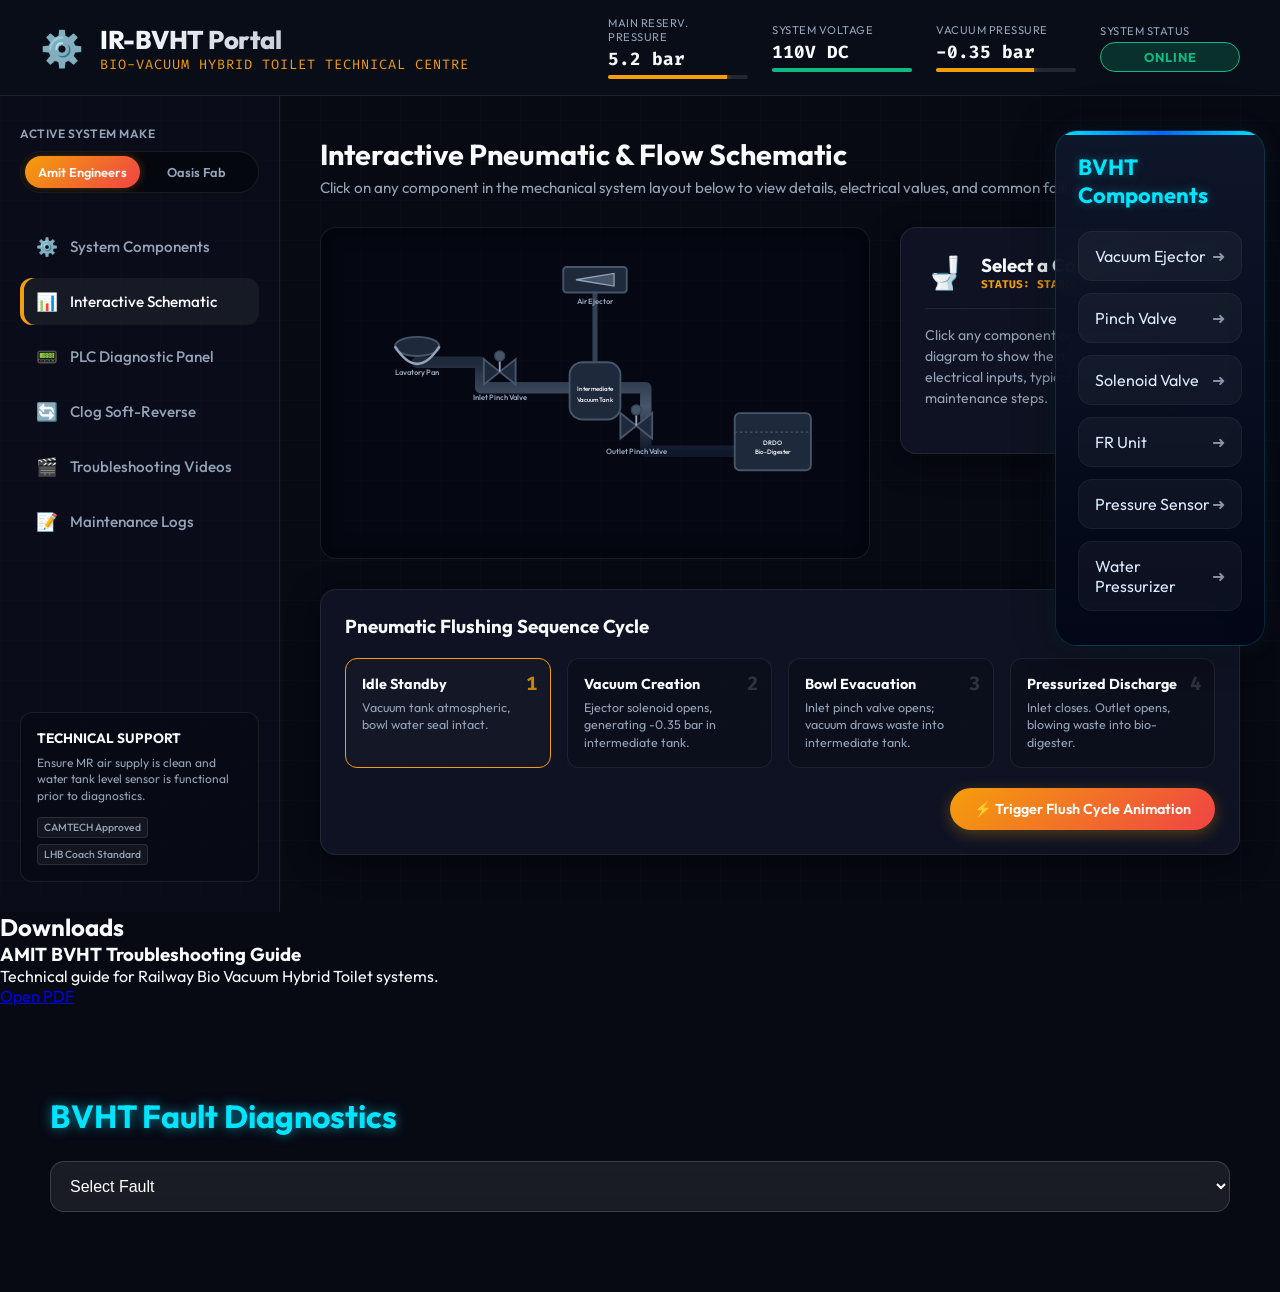
<file: index.html>
<!DOCTYPE html>
<html lang="en">
<head>
<meta name="viewport" content="width=device-width, initial-scale=1.0">
    
    
    <meta charset="UTF-8">
    <meta name="viewport" content="width=device-width, initial-scale=1.0">
    <title>Indian Railways BVHT Troubleshooting & Diagnostic Portal</title>
    <meta name="description" content="Technical portal for Amit Engineers and Oasis Fabrications Bio-Vacuum Hybrid Toilet (BVHT) systems in Indian Railways. Diagnostic codes, animated schematics, videos, and loggers.">
    <link rel="preconnect" href="https://fonts.googleapis.com">
    <link rel="preconnect" href="https://fonts.gstatic.com" crossorigin>
    <link href="https://fonts.googleapis.com/css2?family=Fira+Code:wght@400;500;700&family=Outfit:wght@300;400;500;600;700;800&display=swap" rel="stylesheet">
    <link rel="stylesheet" href="style.css">
</head>
<body class="theme-amit">
    <!-- Background grid effect -->
    <div class="grid-overlay"></div>

    <!-- Header Section -->
    <header class="main-header">
        <div class="header-logo">
            <span class="logo-icon">⚙️</span>
            <div>
                <h1>IR-BVHT Portal</h1>
                <p class="subtitle">Bio-Vacuum Hybrid Toilet Technical Centre</p>
            </div>
        </div>

        <!-- Real-time Dashboard Dials (Simulated) -->
        <div class="dashboard-stats">
            <div class="stat-dial">
                <span class="dial-label">Main Reserv. Pressure</span>
                <span class="dial-value" id="dial-mr-pressure">5.2 bar</span>
                <div class="dial-bar"><div class="dial-bar-fill" style="width: 85%;"></div></div>
            </div>
            <div class="stat-dial">
                <span class="dial-label">System Voltage</span>
                <span class="dial-value" id="dial-voltage">110V DC</span>
                <div class="dial-bar"><div class="dial-bar-fill success" style="width: 100%;"></div></div>
            </div>
            <div class="stat-dial">
                <span class="dial-label">Vacuum Pressure</span>
                <span class="dial-value" id="dial-vacuum">-0.35 bar</span>
                <div class="dial-bar"><div class="dial-bar-fill warning" style="width: 70%;"></div></div>
            </div>
            <div class="stat-dial">
                <span class="dial-label">System Status</span>
                <span class="status-indicator online" id="system-status-indicator">ONLINE</span>
            </div>
        </div>
    </header>

    <!-- Main Workspace -->
    <main class="app-container">
        
        <!-- Sidebar Navigation -->
        <aside class="sidebar-nav">
            <div class="manufacturer-toggle-container">
                <span class="toggle-label">Active System Make</span>
                <div class="toggle-switch">
                    <input type="radio" id="make-amit" name="system-make" value="amit" checked>
                    <label for="make-amit" class="toggle-btn toggle-amit">Amit Engineers</label>
                    <input type="radio" id="make-oasis" name="system-make" value="oasis">
                    <label for="make-oasis" class="toggle-btn toggle-oasis">Oasis Fab</label>
                    <span class="toggle-slider"></span>
                </div>
            </div>

            <nav class="nav-menu">
                <button class="nav-item" type="button" id="btn-system-components">
                    <span class="nav-icon">⚙️</span> System Components
                </button>
                <button class="nav-item active" id="btn-tab-schematic" data-tab="tab-schematic">
                    <span class="nav-icon">📊</span> Interactive Schematic
                </button>
                <button class="nav-item" id="btn-tab-diagnostic" data-tab="tab-diagnostic">
                    <span class="nav-icon">📟</span> PLC Diagnostic Panel
                </button>
                <button class="nav-item" id="btn-tab-softreverse" data-tab="tab-softreverse">
                    <span class="nav-icon">🔄</span> Clog Soft-Reverse
                </button>
                <button class="nav-item" id="btn-tab-videos" data-tab="tab-videos">
                    <span class="nav-icon">🎬</span> Troubleshooting Videos
                </button>
                <button class="nav-item" id="btn-tab-logger" data-tab="tab-logger">
                    <span class="nav-icon">📝</span> Maintenance Logs
                </button>
            </nav>

            <div class="sidebar-info">
                <h3>Technical Support</h3>
                <p>Ensure MR air supply is clean and water tank level sensor is functional prior to diagnostics.</p>
                <div class="support-badges">
                    <span class="badge">CAMTECH Approved</span>
                    <span class="badge">LHB Coach Standard</span>
                </div>
            </div>
        </aside>

        <!-- Dynamic Content Section -->
        <section class="content-viewport">

            <!-- TAB 1: INTERACTIVE PNEUMATIC SCHEMATIC -->
            <div class="tab-pane active" id="tab-schematic">
                <div class="pane-header">
                    <h2>Interactive Pneumatic & Flow Schematic</h2>
                    <p>Click on any component in the mechanical system layout below to view details, electrical values, and common failure diagnostics.</p>
                </div>

                <div class="schematic-layout">
                    <div class="svg-container" id="interactive-svg-container">
                        <!-- SVG Diagram of the Toilet System -->
                        <svg viewBox="0 0 800 450" class="schematic-svg" id="bvht-schematic-svg">
                            <!-- Definitions for Gradients -->
                            <defs>
                                <linearGradient id="pipe-grad" x1="0%" y1="0%" x2="0%" y2="100%">
                                    <stop offset="0%" stop-color="#1E293B"/>
                                    <stop offset="50%" stop-color="#475569"/>
                                    <stop offset="100%" stop-color="#0F172A"/>
                                </linearGradient>
                                <linearGradient id="glow-orange" x1="0%" y1="0%" x2="100%" y2="0%">
                                    <stop offset="0%" stop-color="#F59E0B"/>
                                    <stop offset="100%" stop-color="#EF4444"/>
                                </linearGradient>
                                <linearGradient id="glow-cyan" x1="0%" y1="0%" x2="100%" y2="0%">
                                    <stop offset="0%" stop-color="#06B6D4"/>
                                    <stop offset="100%" stop-color="#3B82F6"/>
                                </linearGradient>
                            </defs>

                            <!-- Pipe Lines (Background) -->
                            <!-- Waste Line: Toilet -> Inlet Valve -> Tank -> Outlet Valve -> Digester -->
                            <path d="M 120 180 L 220 180 L 220 220 L 320 220 L 480 220 L 480 320 L 620 320" fill="none" stroke="url(#pipe-grad)" stroke-width="18" stroke-linecap="round" stroke-linejoin="round" />
                            <path id="waste-flow-line" class="flow-line" d="M 120 180 L 220 180 L 220 220 L 320 220 L 480 220 L 480 320 L 620 320" fill="none" stroke="transparent" stroke-width="6" stroke-dasharray="10, 15" stroke-linecap="round" />

                            <!-- Air Line: Regulator -> Ejector -> Tank -->
                            <path d="M 400 60 L 400 130 L 400 200" fill="none" stroke="#334155" stroke-width="8" stroke-linecap="round"/>
                            <path id="air-flow-line" class="flow-line" d="M 400 60 L 400 200" fill="none" stroke="transparent" stroke-width="3" stroke-dasharray="6, 8" />

                            <!-- 1. Toilet Pan (Visual Node) -->
                            <g class="schematic-node" id="node-pan" transform="translate(60, 120)">
                                <rect class="node-hitbox" x="0" y="0" width="120" height="90" rx="10" />
                                <ellipse cx="60" cy="35" rx="35" ry="15" class="node-shape bowl" />
                                <path d="M 25 35 Q 60 90 95 35" fill="none" stroke="#94A3B8" stroke-width="4" />
                                <text x="60" y="80" class="node-label">Lavatory Pan</text>
                            </g>

                            <!-- 2. Inlet Pinch Valve -->
                            <g class="schematic-node" id="node-inlet-valve" transform="translate(225, 175)">
                                <rect class="node-hitbox" x="-20" y="-10" width="90" height="90" rx="10" />
                                <polygon points="0,0 50,40 50,0 0,40" class="node-shape valve" />
                                <line x1="25" y1="20" x2="25" y2="-5" stroke="#94A3B8" stroke-width="3" />
                                <circle cx="25" cy="-5" r="8" class="valve-actuator" />
                                <text x="25" y="65" class="node-label">Inlet Pinch Valve</text>
                            </g>

                            <!-- 3. Intermediate Vacuum Tank -->
                            <g class="schematic-node" id="node-vacuum-tank" transform="translate(350, 180)">
                                <rect class="node-hitbox" x="-10" y="-10" width="120" height="120" rx="10" />
                                <rect class="node-shape tank" x="10" y="0" width="80" height="90" rx="20" />
                                <text x="50" y="45" class="node-label inner">Intermediate</text>
                                <text x="50" y="62" class="node-label inner">Vacuum Tank</text>
                            </g>

                            <!-- 4. Vacuum Ejector & Solenoids -->
                            <g class="schematic-node" id="node-ejector" transform="translate(340, 20)">
                                <rect class="node-hitbox" x="-10" y="-10" width="140" height="90" rx="10" />
                                <rect class="node-shape regulator" x="10" y="10" width="100" height="40" rx="5" />
                                <polygon points="30,30 90,20 90,40" class="ejector-cone" fill="#475569" stroke="#94A3B8" stroke-width="2" />
                                <text x="60" y="68" class="node-label">Air Ejector</text>
                            </g>

                            <!-- 5. Outlet Pinch Valve -->
                            <g class="schematic-node" id="node-outlet-valve" transform="translate(440, 260)">
                                <rect class="node-hitbox" x="-20" y="-10" width="90" height="90" rx="10" />
                                <polygon points="0,0 50,40 50,0 0,40" class="node-shape valve" />
                                <line x1="25" y1="20" x2="25" y2="-5" stroke="#94A3B8" stroke-width="3" />
                                <circle cx="25" cy="-5" r="8" class="valve-actuator" />
                                <text x="25" y="65" class="node-label">Outlet Pinch Valve</text>
                            </g>

                            <!-- 6. Bio-Digester Tank -->
                            <g class="schematic-node" id="node-digester" transform="translate(610, 250)">
                                <rect class="node-hitbox" x="0" y="0" width="140" height="130" rx="10" />
                                <rect class="node-shape digester-box" x="10" y="10" width="120" height="90" rx="8" />
                                <line x1="10" y1="40" x2="130" y2="40" stroke="#475569" stroke-width="2" stroke-dasharray="4,4" />
                                <text x="70" y="60" class="node-label inner">DRDO</text>
                                <text x="70" y="75" class="node-label inner">Bio-Digester</text>
                            </g>
                        </svg>
                    </div>

                    <!-- Component Details Card -->
                    <div class="component-details-card glass-panel" id="component-details-card">
                        <div class="card-header">
                            <span class="comp-icon" id="comp-icon">🚽</span>
                            <div>
                                <h3 id="comp-title">Select a Component</h3>
                                <p class="comp-tag" id="comp-status">STATUS: STANDBY</p>
                            </div>
                        </div>
                        <div class="card-body">
                            <p class="comp-desc" id="comp-desc">Click any component on the schematic diagram to show the diagnostic overview, electrical inputs, typical pressure, and maintenance steps.</p>
                            <div class="comp-spec-list" id="comp-spec-list" style="display: none;">
                                <div class="spec-row">
                                    <span class="spec-name">Operating Air Pressure:</span>
                                    <span class="spec-value" id="spec-pressure">-</span>
                                </div>
                                <div class="spec-row">
                                    <span class="spec-name">Electrical Voltage:</span>
                                    <span class="spec-value" id="spec-voltage">-</span>
                                </div>
                                <div class="spec-row">
                                    <span class="spec-name">Primary Fault:</span>
                                    <span class="spec-value warning" id="spec-fault">-</span>
                                </div>
                            </div>
                            <div class="comp-actions" id="comp-actions" style="display: none;">
                                <button class="action-btn-primary" id="btn-comp-video">🎥 View Maintenance Video</button>
                            </div>
                        </div>
                    </div>
                </div>

                <!-- Operating Sequence Walkthrough -->
                <div class="sequence-walkthrough glass-panel">
                    <h3>Pneumatic Flushing Sequence Cycle</h3>
                    <div class="sequence-steps">
                        <div class="seq-step active" id="seq-step-1">
                            <span class="step-num">1</span>
                            <h4>Idle Standby</h4>
                            <p>Vacuum tank atmospheric, bowl water seal intact.</p>
                        </div>
                        <div class="seq-step" id="seq-step-2">
                            <span class="step-num">2</span>
                            <h4>Vacuum Creation</h4>
                            <p>Ejector solenoid opens, generating -0.35 bar in intermediate tank.</p>
                        </div>
                        <div class="seq-step" id="seq-step-3">
                            <span class="step-num">3</span>
                            <h4>Bowl Evacuation</h4>
                            <p>Inlet pinch valve opens; vacuum draws waste into intermediate tank.</p>
                        </div>
                        <div class="seq-step" id="seq-step-4">
                            <span class="step-num">4</span>
                            <h4>Pressurized Discharge</h4>
                            <p>Inlet closes. Outlet opens, blowing waste into bio-digester.</p>
                        </div>
                    </div>
                    <div class="sequence-controls">
                        <button class="glow-btn" id="btn-simulate-flush">⚡ Trigger Flush Cycle Animation</button>
                    </div>
                </div>
            </div>

            <!-- TAB 2: PLC DIAGNOSTIC PANEL -->
            <div class="tab-pane" id="tab-diagnostic">
                <div class="pane-header">
                    <h2>Microprocessor & PLC Control Panel Simulator</h2>
                    <p>Replicate the actual on-board PLC controller interface. Choose a fault code to simulate screen readouts, indicator light states, and retrieve the corrective action protocol.</p>
                </div>

                <div class="diagnostic-grid">
                    <!-- The Simulated Controller Unit -->
                    <div class="plc-controller-enclosure">
                        <div class="plc-faceplate">
                            <!-- Controller Header -->
                            <div class="plc-header">
                                <span class="plc-maker" id="plc-maker-name">AMIT ENGINEERS</span>
                                <span class="plc-model">MICRO-PLC SYSTEM V3.1</span>
                            </div>

                            <!-- LCD Digital Display -->
                            <div class="plc-lcd-display">
                                <div class="lcd-glow"></div>
                                <div class="lcd-text" id="plc-display-line1">SYSTEM NORMAL</div>
                                <div class="lcd-text code" id="plc-display-line2">READY FOR CYCLE</div>
                                <div class="lcd-text alert" id="plc-display-line3">MR PRESS: 5.2 BAR</div>
                            </div>

                            <!-- LED Panel Indicators -->
                            <div class="plc-led-panel">
                                <div class="led-group">
                                    <span class="led-light led-green active" id="led-power"></span>
                                    <span class="led-label">POWER 110V</span>
                                </div>
                                <div class="led-group">
                                    <span class="led-light led-amber active" id="led-air"></span>
                                    <span class="led-label">AIR OK (>5B)</span>
                                </div>
                                <div class="led-group">
                                    <span class="led-light led-cyan" id="led-vacuum"></span>
                                    <span class="led-label">VACUUM ACT</span>
                                </div>
                                <div class="led-group">
                                    <span class="led-light led-red" id="led-fault"></span>
                                    <span class="led-label">SYS FAULT</span>
                                </div>
                            </div>

                            <!-- Interface Buttons -->
                            <div class="plc-buttons-row">
                                <button class="plc-btn" id="plc-btn-up">▲</button>
                                <button class="plc-btn" id="plc-btn-down">▼</button>
                                <button class="plc-btn ok" id="plc-btn-ok">OK</button>
                                <button class="plc-btn reset" id="plc-btn-reset">RESET</button>
                            </div>
                        </div>
                    </div>

                    <!-- Fault Code Selection & Actions -->
                    <div class="fault-lookup-card glass-panel">
                        <h3>Simulate System Faults</h3>
                        <p class="info-note">Select a fault condition from the dropdown to diagnose the issue on the control panel.</p>

                        <div class="form-group">
                            <label for="fault-select">Choose System Error:</label>
                            <select id="fault-select" class="custom-select">
                                <option value="NORMAL">-- System Healthy (Normal Operation) --</option>
                                <optgroup label="Common Fault Conditions" id="fault-select-group">
                                    <!-- Populated dynamically via JS based on Amit/Oasis selection -->
                                </optgroup>
                            </select>
                        </div>

                        <!-- Diagnostic Output -->
                        <div class="diagnostic-output-box" id="diagnostic-output-box" style="display: none;">
                            <h4 class="output-title">Resolution & Troubleshooting Protocol</h4>
                            <div class="protocol-details">
                                <div class="protocol-section">
                                    <h5>🚨 Probable Cause:</h5>
                                    <p id="fault-cause">No compressed air from Main Reservoir or clogged solenoid exhaust port.</p>
                                </div>
                                <div class="protocol-section">
                                    <h5>🔧 Rectification Steps:</h5>
                                    <ol id="fault-steps">
                                        <li>Check MR air gauge in underframe.</li>
                                        <li>Check if bypass valve is closed.</li>
                                        <li>Measure coil resistance of Inlet Solenoid (should be ~120 ohms).</li>
                                    </ol>
                                </div>
                                <div class="protocol-section">
                                    <h5>📽️ Recommended Tutorial:</h5>
                                    <div class="recommendation-link">
                                        <span class="link-title" id="fault-video-recommendation">Replacing Inlet Solenoid.webm</span>
                                        <button class="small-glow-btn" id="btn-fault-play-video">🎥 Play Tutorial</button>
                                    </div>
                                </div>
                            </div>
                        </div>
                    </div>
                </div>
            </div>

            <!-- TAB 3: CLOG SOFT-REVERSE SIMULATOR -->
            <div class="tab-pane" id="tab-softreverse">
                <div class="pane-header">
                    <h2>Emergency Clog Removal: Soft-Reverse Simulator</h2>
                    <p>When an en-route toilet bowl blockage occurs, coaching depot staff use the "Soft-Reverse" purge. This forces the inlet pinch valve open and alternates air/vacuum pulses to clear obstructions.</p>
                </div>

                <div class="soft-reverse-grid">
                    <!-- Interactive Button Console -->
                    <div class="console-box glass-panel">
                        <h3>Microprocessor Push-Button Panel</h3>
                        <p class="console-instruct"><strong>Instructions:</strong> To trigger the Soft-Reverse protocol, you must click and hold buttons <span class="key-badge">S1</span>, <span class="key-badge">S2</span>, and <span class="key-badge">S3</span> simultaneously for exactly 3 seconds.</p>
                        
                        <div class="interactive-console-buttons">
                            <button class="console-push-btn" id="btn-s1">S1 <span class="subtext">Diagnostic</span></button>
                            <button class="console-push-btn" id="btn-s2">S2 <span class="subtext">Manual Act.</span></button>
                            <button class="console-push-btn" id="btn-s3">S3 <span class="subtext">System Set</span></button>
                        </div>

                        <!-- Progress indicator -->
                        <div class="hold-progress-container" id="hold-progress-container" style="display: none;">
                            <div class="progress-label">Holding Buttons... <span id="progress-percent">0%</span></div>
                            <div class="progress-bar-track">
                                <div class="progress-bar-fill" id="hold-progress-bar"></div>
                            </div>
                        </div>

                        <div class="system-alerts" id="console-alerts-box">
                            <div class="alert-message standby">STANDBY: Ready to run Soft-Reverse Procedure.</div>
                        </div>
                    </div>

                    <!-- Simulated Visual feedback -->
                    <div class="simulator-feed-box glass-panel">
                        <h3>Purge Cycle Animation Feed</h3>
                        <div class="valve-simulation-box">
                            <div class="sim-valve" id="sim-valve-inlet">
                                <span class="valve-name">Inlet Pinch Valve</span>
                                <span class="valve-status status-closed" id="status-val-inlet">CLOSED</span>
                                <div class="valve-visual"><div class="gate"></div></div>
                            </div>

                            <div class="sim-valve" id="sim-valve-outlet">
                                <span class="valve-name">Outlet Pinch Valve</span>
                                <span class="valve-status status-closed" id="status-val-outlet">CLOSED</span>
                                <div class="valve-visual"><div class="gate"></div></div>
                            </div>

                            <div class="sim-pressure-gauge">
                                <span class="gauge-name">Internal Pressure</span>
                                <div class="gauge-visual">
                                    <div class="dial-needle" id="sim-gauge-needle" style="transform: rotate(0deg);"></div>
                                    <div class="gauge-center"></div>
                                </div>
                                <span class="gauge-value" id="sim-gauge-value">0.0 bar</span>
                            </div>
                        </div>

                        <div class="console-screen">
                            <div class="scanlines"></div>
                            <ul class="console-logs" id="console-logs-list">
                                <li class="log-entry sys">[SYSTEM] Standby - Awaiting initialization keys...</li>
                            </ul>
                        </div>
                    </div>
                </div>
            </div>

            <!-- TAB 4: VIDEOS & DOWNLOADS -->
            <div class="tab-pane" id="tab-videos">
                <div class="pane-header">
                    <h2>Troubleshooting Videos & Reference Manuals</h2>
                    <p>Browse and download instruction manuals and troubleshooting videos for depot staff. The canvas player below offers lightweight simulated animations of standard mechanical repairs.</p>
                </div>

                <div class="videos-and-manuals-layout">
                    <!-- Library Grid -->
                    <div class="library-container">
                        <h3>Available Media Library</h3>
                        <div class="video-grid" id="video-card-grid">
                            <!-- Cards populated by JS based on selected make -->
                        </div>
<section class="downloads-section">
    <h2>Downloads</h2>

    <div class="download-card">
        <h3>AMIT BVHT Troubleshooting Guide</h3>

        <p>
            Troubleshooting guide for Bio Vacuum Hybrid Toilet systems.
        </p>

        <a href="downloads/amit_bvht_troubleshooting_guide.pdf"
           target="_blank"
           class="download-btn">
           Open PDF
        </a>
    </div>
</section>
                        <h3 style="margin-top: 40px;">Standard PDF Reference Manuals</h3>
                        <div class="manuals-list">
                            <div class="manual-item glass-panel">
                                <span class="file-icon">📄</span>
                                <div class="file-info">
                                    <h4>Amit Engineers BVHT Technical Manual</h4>
                                    <p>Comprehensive guide for wiring, solenoid replacement, and pneumatic tuning. (PDF, 2.1KB)</p>
                                </div>
                                <a href="downloads/amit_bvht_troubleshooting_guide.pdf" download class="glow-btn small">Download Manual</a>
                            </div>
                            <div class="manual-item glass-panel">
                                <span class="file-icon">📄</span>
                                <div class="file-info">
                                    <h4>Oasis Fabrications BVHT Maintenance Manual</h4>
                                    <p>Standard operating procedures for Oasis-specific pinch valves and controllers. (PDF, 2.1KB)</p>
                                </div>
                                <a href="downloads/oasis_bvht_troubleshooting_guide.pdf" download class="glow-btn small">Download Manual</a>
                            </div>
                        </div>
                    </div>

                    <!-- Custom Canvas video playback display -->
                    <div class="canvas-video-player-panel glass-panel" id="canvas-player-container">
                        <div class="player-header">
                            <span class="player-dot"></span>
                            <span class="player-dot"></span>
                            <span class="player-dot"></span>
                            <span class="now-playing-title" id="now-playing-title">No Video Loaded</span>
                        </div>

                        <!-- Canvas element representing our diagnostic/repair animation -->
                        <div class="canvas-wrapper">
                            <canvas id="troubleshoot-canvas" width="480" height="270"></canvas>
                            <div class="play-overlay" id="player-play-overlay">
                                <span class="play-triangle">▶</span>
                                <p>Click "Play Tutorial" on a library card to start visual animation</p>
                            </div>
                        </div>

                        <!-- Control Buttons -->
                        <div class="player-controls">
                            <button class="player-ctrl-btn" id="btn-player-play">Play</button>
                            <button class="player-ctrl-btn" id="btn-player-pause">Pause</button>
                            <button class="player-ctrl-btn" id="btn-player-restart">Reset</button>
                            <a id="btn-player-download" href="#" download class="player-ctrl-btn download-btn">Download WebM File</a>
                        </div>
                    </div>
                </div>
            </div>

            <!-- TAB 5: MAINTENANCE LOGGER -->
            <div class="tab-pane" id="tab-logger">
                <div class="pane-header">
                    <h2>Coaching Depot Maintenance Logging Portal</h2>
                    <p>Record inspections, part replacements, and diagnostic outcomes. Logged data is saved locally on your terminal and can be exported as a report.</p>
                </div>

                <div class="logger-layout">
                    <!-- Form Panel -->
                    <div class="logger-form-card glass-panel">
                        <h3>Log Maintenance Action</h3>
                        <form id="maintenance-log-form">
                            <div class="form-row-2">
                                <div class="form-group">
                                    <label for="log-coach">Coach Number:</label>
                                    <input type="text" id="log-coach" required placeholder="e.g. CR 21453">
                                </div>
                                <div class="form-group">
                                    <label for="log-train">Train Name/Number:</label>
                                    <input type="text" id="log-train" required placeholder="e.g. Rajdhani Express (12951)">
                                </div>
                            </div>

                            <div class="form-row-2">
                                <div class="form-group">
                                    <label for="log-depot">Coaching Depot:</label>
                                    <select id="log-depot" class="custom-select">
                                        <option value="NDLS">NDLS (New Delhi)</option>
                                        <option value="HWH">HWH (Howrah)</option>
                                        <option value="BDTS">BDTS (Bandra Terminus)</option>
                                        <option value="MAS">MAS (Chennai Central)</option>
                                        <option value="SBC">SBC (Bengaluru)</option>
                                        <option value="GWL">GWL (Gwalior Depot)</option>
                                    </select>
                                </div>
                                <div class="form-group">
                                    <label for="log-make">System Manufacturer:</label>
                                    <select id="log-make" class="custom-select">
                                        <option value="Amit Engineers">Amit Engineers</option>
                                        <option value="Oasis Fabrications">Oasis Fabrications</option>
                                    </select>
                                </div>
                            </div>

                            <div class="form-group">
                                <label for="log-issue">Primary Diagnostic Issue / Action Taken:</label>
                                <textarea id="log-issue" required rows="3" placeholder="e.g. Replaced leaking inlet pinch valve sleeve. Flushed and verified vacuum -0.36 bar."></textarea>
                            </div>

                            <div class="form-group">
                                <label for="log-status">System Clearance Status:</label>
                                <select id="log-status" class="custom-select">
                                    <option value="Fit">FIT for Service (Green Card)</option>
                                    <option value="Requires Monitoring">Requires Monitoring / Trial run</option>
                                    <option value="Unfit">UNFIT (Needs Attention)</option>
                                </select>
                            </div>

                            <button type="submit" class="glow-btn full-width">💾 Save Log Entry</button>
                        </form>
                    </div>

                    <!-- History Table -->
                    <div class="logs-history-card glass-panel">
                        <div class="logs-header-row">
                            <h3>Saved Maintenance History</h3>
                            <div class="table-actions">
                                <button class="glow-btn small" id="btn-export-logs">📤 Export to CSV</button>
                                <button class="glow-btn small danger" id="btn-clear-logs">🗑️ Clear Logs</button>
                            </div>
                        </div>

                        <div class="table-wrapper">
                            <table class="logs-table" id="logs-table">
                                <thead>
                                    <tr>
                                        <th>Date/Time</th>
                                        <th>Coach No.</th>
                                        <th>Train</th>
                                        <th>Make</th>
                                        <th>Depot</th>
                                        <th>Action Taken / Findings</th>
                                        <th>Status</th>
                                    </tr>
                                </thead>
                                <tbody id="logs-table-body">
                                    <!-- Appended dynamically via JS -->
                                    <tr>
                                        <td colspan="7" class="empty-table-cell">No logs entered yet. Check inputs on the left.</td>
                                    </tr>
                                </tbody>
                            </table>
                        </div>
                    </div>
                </div>
            </div>

        </section>
    </main>

    <div class="system-image-modal" id="system-image-modal" role="dialog" aria-modal="true" aria-label="System Components image" hidden>
        <div class="system-image-modal-content">
            <button class="modal-close" id="btn-system-image-close" type="button" aria-label="Close image">×</button>
            <img id="system-components-image" src="images/WhatsApp%20Image%202026-10-25%20at%2014.42.38.jpeg" alt="BVHT system components">
            <p id="system-image-error" role="status" hidden>Could not load the image. Check that the JPEG is in the images folder.</p>
        </div>
    </div>

    <!-- Interactive Video Dialog Modal -->
    <div class="modal-overlay" id="modal-video-overlay">
        <div class="modal-content glass-panel">
            <button class="modal-close" id="btn-modal-close">×</button>
            <h3 id="modal-video-title">Troubleshooting Video</h3>
            <div class="video-container">
                <video id="modal-video-element" controls>
                    <!-- Video sources updated dynamically -->
                </video>
            </div>
            <div class="modal-desc-box">
                <p id="modal-video-desc">Video tutorial details and offline download instructions.</p>
                <a id="btn-modal-download" href="#" class="glow-btn" download>Download WebM Video</a>
            </div>
        </div>
    </div>

    <!-- Script loading -->
    <section class="downloads-section">
    <h2>Downloads</h2>

    <div class="download-card">
        <h3>AMIT BVHT Troubleshooting Guide</h3>

        <p>
            Technical guide for Railway Bio Vacuum Hybrid Toilet systems.
        </p>

        <a href="downloads/amit_bvht_troubleshooting_guide.pdf"
           target="_blank"
           class="download-btn">
           Open PDF
        </a>
    </div>
</section>
    <section class="fault-section">

    <h2>BVHT Fault Diagnostics</h2>

    <select id="faultSelector">
        <option value="">Select Fault</option>
        <option value="ejectorChoke">Ejector Choking</option>
        <option value="reverseFlush">Reverse Flushing</option>
        <option value="pinchValveFailure">Pinch Valve Failure</option>
    </select>

    <div id="faultDisplay"></div>

</section>
    <script src="data/faultDatabase.js"></script>
    <script src="app.js"></script>


<aside class="right-components-panel">

    <h3>BVHT Components</h3>

    <ul>

        <li><a href="components/ejector.html">Vacuum Ejector</a></li>

        <li><a href="components/pinch-valve.html">Pinch Valve</a></li>

        <li><a href="components/solenoid.html">Solenoid Valve</a></li>

        <li><a href="components/fr-unit.html">FR Unit</a></li>

        <li><a href="components/sensor.html">Pressure Sensor</a></li>

        <li><a href="components/water-pressurizer.html">Water Pressurizer</a></li>

    </ul>

</aside>
</body>
    </html>
</file>
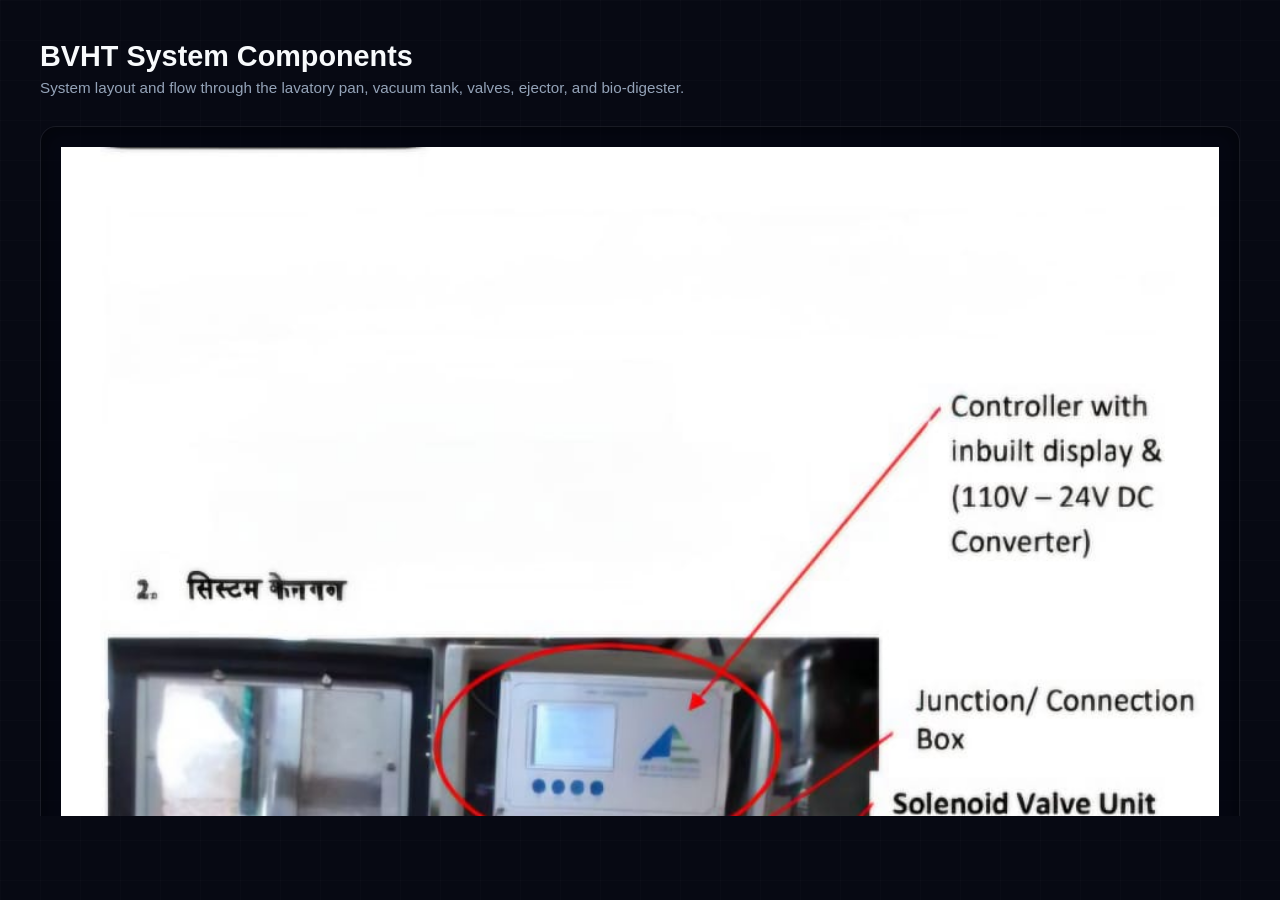
<file: components/system-components.html>
<!DOCTYPE html>
<html lang="en">
<head>
    <meta charset="UTF-8">
    <meta name="viewport" content="width=device-width, initial-scale=1.0">
    <title>BVHT System Components</title>
    <link rel="stylesheet" href="../style.css">
</head>
<body class="theme-amit">
    <div class="grid-overlay"></div>
    <main class="content-viewport">
        <div class="pane-header">
            <h2>BVHT System Components</h2>
            <p>System layout and flow through the lavatory pan, vacuum tank, valves, ejector, and bio-digester.</p>
        </div>

        <div class="svg-container">
            <img class="schematic-svg" src="../images/WhatsApp%20Image%202026-10-25%20at%2014.42.38.jpeg" alt="BVHT system components">
        </div>
    </main>
</body>
</html>
</file>
<file: style.css>
/* ==========================================
   IR-BVHT PORTAL - PREMIUM CSS DESIGN SYSTEM
   ========================================== */

/* Variables & Base Setup */
:root {
    --bg-base: #070913;
    --bg-surface: rgba(20, 26, 46, 0.6);
    --bg-surface-solid: #0f1424;
    --border-color: rgba(255, 255, 255, 0.08);
    --border-glow: rgba(255, 255, 255, 0.15);
    
    --text-primary: #f8fafc;
    --text-secondary: #94a3b8;
    --text-muted: #64748b;
    
    /* Manufacturer Colors (Will be dynamically overridden or scoped) */
    --color-amit: #f59e0b;
    --color-amit-glow: rgba(245, 158, 11, 0.3);
    --color-amit-gradient: linear-gradient(135deg, #f59e0b, #ef4444);
    
    --color-oasis: #06b6d4;
    --color-oasis-glow: rgba(6, 182, 212, 0.3);
    --color-oasis-gradient: linear-gradient(135deg, #06b6d4, #3b82f6);

    /* Active Accent Variables (defaulting to Amit Engineers) */
    --accent: var(--color-amit);
    --accent-glow: var(--color-amit-glow);
    --accent-gradient: var(--color-amit-gradient);
    
    --success: #10b981;
    --success-glow: rgba(16, 185, 129, 0.2);
    --warning: #f59e0b;
    --error: #f43f5e;
    --error-glow: rgba(244, 63, 94, 0.3);
    
    --font-sans: 'Outfit', -apple-system, BlinkMacSystemFont, "Segoe UI", Roboto, sans-serif;
    --font-mono: 'Fira Code', Consolas, Monaco, monospace;
    
    --glass-blur: blur(12px);
    --transition-smooth: all 0.3s cubic-bezier(0.4, 0, 0.2, 1);
}

/* Theme Switching Overrides */
body.theme-amit {
    --accent: var(--color-amit);
    --accent-glow: var(--color-amit-glow);
    --accent-gradient: var(--color-amit-gradient);
}

body.theme-oasis {
    --accent: var(--color-oasis);
    --accent-glow: var(--color-oasis-glow);
    --accent-gradient: var(--color-oasis-gradient);
}

/* Global Reset */
* {
    margin: 0;
    padding: 0;
    box-sizing: border-box;
}

body {
    background-color: var(--bg-base);
    color: var(--text-primary);
    font-family: var(--font-sans);
    min-height: 100vh;
    overflow-x: hidden;
    position: relative;
}

/* cyber-grid background overlay */
.grid-overlay {
    position: fixed;
    top: 0;
    left: 0;
    width: 100%;
    height: 100%;
    background-image: 
        linear-gradient(rgba(255, 255, 255, 0.015) 1px, transparent 1px),
        linear-gradient(90deg, rgba(255, 255, 255, 0.015) 1px, transparent 1px);
    background-size: 40px 40px;
    z-index: -1;
    pointer-events: none;
}

/* Glassmorphic Panel Styles */
.glass-panel {
    background: var(--bg-surface);
    backdrop-filter: var(--glass-blur);
    -webkit-backdrop-filter: var(--glass-blur);
    border: 1px solid var(--border-color);
    border-radius: 16px;
    box-shadow: 0 8px 32px 0 rgba(0, 0, 0, 0.37);
    padding: 24px;
    transition: var(--transition-smooth);
}

.glass-panel:hover {
    border-color: var(--border-glow);
}

/* Scrollbars */
::-webkit-scrollbar {
    width: 8px;
    height: 8px;
}
::-webkit-scrollbar-track {
    background: rgba(0, 0, 0, 0.2);
}
::-webkit-scrollbar-thumb {
    background: var(--border-glow);
    border-radius: 4px;
}
::-webkit-scrollbar-thumb:hover {
    background: var(--accent);
}

/* Header & Status Section */
.main-header {
    background: rgba(11, 15, 25, 0.8);
    backdrop-filter: var(--glass-blur);
    border-bottom: 1px solid var(--border-color);
    padding: 16px 40px;
    display: flex;
    justify-content: space-between;
    align-items: center;
    position: sticky;
    top: 0;
    z-index: 100;
}

.header-logo {
    display: flex;
    align-items: center;
    gap: 16px;
}

.logo-icon {
    font-size: 2.2rem;
    animation: spin 8s linear infinite;
    display: inline-block;
}

@keyframes spin {
    0% { transform: rotate(0deg); }
    100% { transform: rotate(360deg); }
}

.main-header h1 {
    font-size: 1.6rem;
    font-weight: 800;
    letter-spacing: -0.5px;
    background: linear-gradient(135deg, #ffffff, var(--text-secondary));
    -webkit-background-clip: text;
    -webkit-text-fill-color: transparent;
}

.subtitle {
    font-size: 0.85rem;
    color: var(--accent);
    font-family: var(--font-mono);
    text-transform: uppercase;
    letter-spacing: 1px;
    transition: var(--transition-smooth);
}

.dashboard-stats {
    display: flex;
    gap: 24px;
    align-items: center;
}

.stat-dial {
    display: flex;
    flex-direction: column;
    gap: 4px;
    width: 140px;
}

.dial-label {
    font-size: 0.7rem;
    color: var(--text-secondary);
    text-transform: uppercase;
    letter-spacing: 0.5px;
}

.dial-value {
    font-size: 1.1rem;
    font-family: var(--font-mono);
    font-weight: 700;
    color: var(--text-primary);
}

.dial-bar {
    width: 100%;
    height: 4px;
    background: rgba(255, 255, 255, 0.1);
    border-radius: 2px;
    overflow: hidden;
}

.dial-bar-fill {
    height: 100%;
    background: var(--accent);
    box-shadow: 0 0 8px var(--accent);
    transition: var(--transition-smooth);
}

.dial-bar-fill.success {
    background: var(--success);
    box-shadow: 0 0 8px var(--success);
}

.dial-bar-fill.warning {
    background: var(--warning);
    box-shadow: 0 0 8px var(--warning);
}

.status-indicator {
    padding: 6px 12px;
    border-radius: 20px;
    font-size: 0.8rem;
    font-weight: 700;
    letter-spacing: 1px;
    text-align: center;
}

.status-indicator.online {
    background: var(--success-glow);
    color: var(--success);
    border: 1px solid var(--success);
    animation: pulse-green 2s infinite;
}

@keyframes pulse-green {
    0% { box-shadow: 0 0 0 0 rgba(16, 185, 129, 0.4); }
    70% { box-shadow: 0 0 0 10px rgba(16, 185, 129, 0); }
    100% { box-shadow: 0 0 0 0 rgba(16, 185, 129, 0); }
}

/* App Container Layout */
.app-container {
    display: grid;
    grid-template-columns: 280px 1fr;
    min-height: calc(100vh - 84px);
}

/* Sidebar Styling */
.sidebar-nav {
    background: rgba(15, 20, 36, 0.4);
    border-right: 1px solid var(--border-color);
    padding: 30px 20px;
    display: flex;
    flex-direction: column;
    gap: 30px;
}

.manufacturer-toggle-container {
    display: flex;
    flex-direction: column;
    gap: 10px;
}

.toggle-label {
    font-size: 0.75rem;
    text-transform: uppercase;
    color: var(--text-secondary);
    letter-spacing: 0.5px;
    font-weight: 600;
}

.toggle-switch {
    display: flex;
    position: relative;
    background: rgba(0, 0, 0, 0.4);
    padding: 4px;
    border-radius: 30px;
    border: 1px solid var(--border-color);
    overflow: hidden;
}

.toggle-switch input[type="radio"] {
    display: none;
}

.toggle-btn {
    flex: 1;
    text-align: center;
    padding: 8px 12px;
    font-size: 0.8rem;
    font-weight: 600;
    cursor: pointer;
    border-radius: 20px;
    z-index: 2;
    transition: var(--transition-smooth);
    color: var(--text-secondary);
}

.toggle-switch input[type="radio"]:checked + label {
    color: var(--text-primary);
}

.toggle-slider {
    position: absolute;
    top: 4px;
    left: 4px;
    width: calc(50% - 4px);
    height: calc(100% - 8px);
    border-radius: 20px;
    z-index: 1;
    transition: transform 0.3s cubic-bezier(0.4, 0, 0.2, 1);
}

#make-amit:checked ~ .toggle-slider {
    transform: translateX(0);
    background: var(--color-amit-gradient);
    box-shadow: 0 0 10px var(--color-amit-glow);
}

#make-oasis:checked ~ .toggle-slider {
    transform: translateX(100%);
    background: var(--color-oasis-gradient);
    box-shadow: 0 0 10px var(--color-oasis-glow);
}

/* Nav Menu */
.nav-menu {
    display: flex;
    flex-direction: column;
    gap: 8px;
}

.nav-item {
    background: transparent;
    border: none;
    color: var(--text-secondary);
    font-family: var(--font-sans);
    font-size: 0.95rem;
    font-weight: 500;
    text-align: left;
    padding: 12px 16px;
    border-radius: 12px;
    cursor: pointer;
    display: flex;
    align-items: center;
    gap: 12px;
    transition: var(--transition-smooth);
}

.nav-item:hover {
    background: rgba(255, 255, 255, 0.03);
    color: var(--text-primary);
}

.nav-item.active {
    background: rgba(255, 255, 255, 0.05);
    color: var(--text-primary);
    box-shadow: inset 4px 0 0 0 var(--accent);
}

.nav-icon {
    font-size: 1.1rem;
}

.sidebar-info {
    margin-top: auto;
    background: rgba(0, 0, 0, 0.2);
    border-radius: 12px;
    padding: 16px;
    border: 1px solid var(--border-color);
}

.sidebar-info h3 {
    font-size: 0.85rem;
    text-transform: uppercase;
    color: var(--text-primary);
    margin-bottom: 8px;
}

.sidebar-info p {
    font-size: 0.75rem;
    color: var(--text-secondary);
    line-height: 1.4;
    margin-bottom: 12px;
}

.support-badges {
    display: flex;
    gap: 6px;
    flex-wrap: wrap;
}

.badge {
    background: rgba(255, 255, 255, 0.05);
    border: 1px solid rgba(255, 255, 255, 0.1);
    color: var(--text-secondary);
    font-size: 0.65rem;
    padding: 3px 6px;
    border-radius: 4px;
    font-weight: 500;
}

/* Content Viewport & Tab Panels */
.content-viewport {
    padding: 40px;
    overflow-y: auto;
    height: calc(100vh - 84px);
}

.tab-pane {
    display: none;
    animation: fade-in 0.4s ease-out forwards;
}

.tab-pane.active {
    display: block;
}

@keyframes fade-in {
    from { opacity: 0; transform: translateY(8px); }
    to { opacity: 1; transform: translateY(0); }
}

.pane-header {
    margin-bottom: 30px;
}

.pane-header h2 {
    font-size: 1.8rem;
    font-weight: 700;
    margin-bottom: 6px;
}

.pane-header p {
    color: var(--text-secondary);
    font-size: 0.95rem;
}

/* ==========================================
   TAB 1: SCHEMATIC LAYOUT & FLOWS
   ========================================== */
.schematic-layout {
    display: grid;
    grid-template-columns: 1fr 340px;
    gap: 30px;
    margin-bottom: 30px;
    align-items: start;
}

.svg-container {
    background: rgba(5, 7, 18, 0.5);
    border: 1px solid var(--border-color);
    border-radius: 16px;
    padding: 20px;
    box-shadow: inset 0 0 20px rgba(0, 0, 0, 0.6);
    overflow: hidden;
}

.schematic-svg {
    width: 100%;
    height: auto;
}

/* Node Interactability */
.schematic-node {
    cursor: pointer;
}

.node-hitbox {
    fill: transparent;
    stroke: transparent;
    transition: var(--transition-smooth);
}

.schematic-node:hover .node-hitbox {
    fill: rgba(255, 255, 255, 0.03);
    stroke: rgba(255, 255, 255, 0.1);
}

.node-shape {
    fill: #1e293b;
    stroke: #475569;
    stroke-width: 3px;
    transition: var(--transition-smooth);
}

.schematic-node:hover .node-shape,
.schematic-node.active .node-shape {
    stroke: var(--accent);
    filter: drop-shadow(0 0 8px var(--accent-glow));
}

.node-label {
    fill: var(--text-secondary);
    font-size: 12px;
    font-weight: 600;
    text-anchor: middle;
    pointer-events: none;
}

.node-label.inner {
    fill: var(--text-primary);
    font-size: 10px;
    font-weight: 500;
}

/* Specific SVG parts style */
.valve-actuator {
    fill: #475569;
    stroke: #334155;
    stroke-width: 2px;
}

.schematic-node:hover .valve-actuator {
    fill: var(--accent);
}

/* Flow line animations */
.flow-line {
    animation: flow-run 1.5s linear infinite;
    animation-play-state: paused;
}

.flow-line.active {
    animation-play-state: running;
}

#waste-flow-line.active {
    stroke: #a855f7; /* Purple waste theme */
}

#air-flow-line.active {
    stroke: #38bdf8; /* Cyan air theme */
}

@keyframes flow-run {
    to {
        stroke-dashoffset: -25;
    }
}

/* Component Details Card */
.component-details-card .card-header {
    display: flex;
    gap: 16px;
    align-items: center;
    border-bottom: 1px solid var(--border-color);
    padding-bottom: 16px;
    margin-bottom: 16px;
}

.comp-icon {
    font-size: 2rem;
}

.comp-tag {
    font-family: var(--font-mono);
    font-size: 0.7rem;
    font-weight: 700;
    color: var(--accent);
}

.comp-desc {
    font-size: 0.88rem;
    color: var(--text-secondary);
    line-height: 1.5;
    margin-bottom: 20px;
}

.comp-spec-list {
    display: flex;
    flex-direction: column;
    gap: 10px;
    margin-bottom: 20px;
    background: rgba(0, 0, 0, 0.2);
    padding: 12px;
    border-radius: 8px;
}

.spec-row {
    display: flex;
    justify-content: space-between;
    font-size: 0.8rem;
}

.spec-name {
    color: var(--text-secondary);
}

.spec-value {
    font-family: var(--font-mono);
    color: var(--text-primary);
    font-weight: 600;
}

.spec-value.warning {
    color: var(--warning);
}

/* Sequence Walkthrough Box */
.sequence-walkthrough {
    display: flex;
    flex-direction: column;
    gap: 20px;
}

.sequence-steps {
    display: grid;
    grid-template-columns: repeat(4, 1fr);
    gap: 16px;
}

.seq-step {
    background: rgba(0, 0, 0, 0.2);
    border: 1px solid var(--border-color);
    border-radius: 12px;
    padding: 16px;
    position: relative;
    transition: var(--transition-smooth);
}

.seq-step.active {
    border-color: var(--accent);
    background: rgba(255, 255, 255, 0.02);
}

.step-num {
    position: absolute;
    top: 12px;
    right: 12px;
    font-family: var(--font-mono);
    font-size: 1.2rem;
    font-weight: 800;
    opacity: 0.15;
    transition: var(--transition-smooth);
}

.seq-step.active .step-num {
    opacity: 0.8;
    color: var(--accent);
}

.seq-step h4 {
    font-size: 0.9rem;
    margin-bottom: 6px;
}

.seq-step p {
    font-size: 0.78rem;
    color: var(--text-secondary);
    line-height: 1.4;
}

.sequence-controls {
    align-self: flex-end;
}

/* Glow Button Styling */
.glow-btn {
    background: var(--accent-gradient);
    border: none;
    color: #ffffff;
    font-family: var(--font-sans);
    font-weight: 600;
    padding: 12px 24px;
    border-radius: 30px;
    cursor: pointer;
    box-shadow: 0 4px 15px var(--accent-glow);
    transition: var(--transition-smooth);
    display: inline-flex;
    align-items: center;
    gap: 8px;
    text-decoration: none;
    font-size: 0.9rem;
}

.glow-btn:hover {
    transform: translateY(-2px);
    box-shadow: 0 6px 20px var(--accent-glow), 0 0 10px var(--accent);
}

.glow-btn.small {
    padding: 6px 14px;
    font-size: 0.75rem;
    border-radius: 20px;
}

.glow-btn.full-width {
    width: 100%;
    justify-content: center;
}

.glow-btn.danger {
    background: linear-gradient(135deg, #f43f5e, #be123c);
    box-shadow: 0 4px 15px rgba(244, 63, 94, 0.2);
}
.glow-btn.danger:hover {
    box-shadow: 0 6px 20px rgba(244, 63, 94, 0.3), 0 0 10px var(--error);
}

/* Action button inside component panel */
.action-btn-primary {
    background: rgba(255, 255, 255, 0.05);
    border: 1px solid var(--accent);
    color: var(--accent);
    padding: 10px 18px;
    border-radius: 8px;
    cursor: pointer;
    font-weight: 600;
    transition: var(--transition-smooth);
    width: 100%;
    font-size: 0.85rem;
}

.action-btn-primary:hover {
    background: var(--accent);
    color: #ffffff;
    box-shadow: 0 0 12px var(--accent-glow);
}

/* ==========================================
   TAB 2: PLC CONTROLLER DESIGN
   ========================================== */
.diagnostic-grid {
    display: grid;
    grid-template-columns: 380px 1fr;
    gap: 40px;
    align-items: start;
}

/* Physical Enclosure representation */
.plc-controller-enclosure {
    background: linear-gradient(135deg, #334155, #1e293b);
    border: 6px solid #475569;
    border-radius: 20px;
    padding: 24px;
    box-shadow: 0 20px 40px rgba(0, 0, 0, 0.6), inset 0 2px 10px rgba(255, 255, 255, 0.1);
}

.plc-faceplate {
    display: flex;
    flex-direction: column;
    gap: 20px;
}

.plc-header {
    display: flex;
    justify-content: space-between;
    border-bottom: 2px solid #475569;
    padding-bottom: 8px;
    font-family: var(--font-mono);
}

.plc-maker {
    font-weight: 800;
    color: var(--accent);
    font-size: 0.85rem;
}

.plc-model {
    font-size: 0.65rem;
    color: var(--text-secondary);
}

/* LCD screen glow styling */
.plc-lcd-display {
    background: #022c22;
    border: 3px solid #115e59;
    border-radius: 8px;
    padding: 16px;
    height: 110px;
    display: flex;
    flex-direction: column;
    justify-content: space-around;
    position: relative;
    overflow: hidden;
    box-shadow: inset 0 0 15px rgba(0, 0, 0, 0.9);
}

.lcd-glow {
    position: absolute;
    top: 0;
    left: 0;
    width: 100%;
    height: 100%;
    background: radial-gradient(circle, rgba(16, 185, 129, 0.08) 0%, transparent 80%);
    pointer-events: none;
}

.lcd-text {
    font-family: var(--font-mono);
    color: #4ade80;
    font-size: 0.85rem;
    letter-spacing: 0.5px;
    text-shadow: 0 0 4px rgba(74, 222, 128, 0.6);
}

.lcd-text.code {
    font-weight: 700;
    font-size: 1rem;
}

.lcd-text.alert {
    color: #fbbf24;
    text-shadow: 0 0 4px rgba(251, 191, 36, 0.6);
}

/* Physical LEDs */
.plc-led-panel {
    display: grid;
    grid-template-columns: repeat(2, 1fr);
    gap: 12px 20px;
    background: rgba(0, 0, 0, 0.3);
    padding: 16px;
    border-radius: 8px;
    border: 1px solid rgba(255, 255, 255, 0.05);
}

.led-group {
    display: flex;
    align-items: center;
    gap: 10px;
}

.led-light {
    width: 14px;
    height: 14px;
    border-radius: 50%;
    background: #1e293b;
    border: 2px solid #0f172a;
    transition: var(--transition-smooth);
}

.led-label {
    font-size: 0.68rem;
    font-family: var(--font-mono);
    color: var(--text-secondary);
    text-transform: uppercase;
}

/* Active LED classes */
.led-green.active {
    background: #10b981;
    box-shadow: 0 0 10px #10b981, 0 0 20px rgba(16, 185, 129, 0.5);
}

.led-amber.active {
    background: #f59e0b;
    box-shadow: 0 0 10px #f59e0b, 0 0 20px rgba(245, 158, 11, 0.5);
}

.led-cyan.active {
    background: #06b6d4;
    box-shadow: 0 0 10px #06b6d4, 0 0 20px rgba(6, 182, 212, 0.5);
}

.led-red.active {
    background: #f43f5e;
    box-shadow: 0 0 10px #f43f5e, 0 0 20px rgba(244, 63, 94, 0.5);
}

/* PLC Buttons */
.plc-buttons-row {
    display: flex;
    justify-content: space-between;
    gap: 10px;
}

.plc-btn {
    flex: 1;
    background: #475569;
    border: 2px solid #334155;
    color: #ffffff;
    font-family: var(--font-mono);
    font-weight: 700;
    padding: 10px 0;
    border-radius: 6px;
    cursor: pointer;
    box-shadow: 0 3px 0 #1e293b;
    transition: transform 0.05s, box-shadow 0.05s;
    user-select: none;
}

.plc-btn:active {
    transform: translateY(2px);
    box-shadow: 0 1px 0 #1e293b;
}

.plc-btn.ok {
    background: #059669;
    border-color: #047857;
}

.plc-btn.reset {
    background: #dc2626;
    border-color: #b91c1c;
}

/* Custom Select Field */
.custom-select {
    width: 100%;
    background: #0f172a;
    border: 1px solid var(--border-color);
    border-radius: 8px;
    padding: 12px;
    color: var(--text-primary);
    font-family: var(--font-sans);
    font-size: 0.9rem;
    outline: none;
    cursor: pointer;
    transition: var(--transition-smooth);
}

.custom-select:focus {
    border-color: var(--accent);
}

/* Diagnostic Protocol Card */
.diagnostic-output-box {
    margin-top: 24px;
    background: rgba(0, 0, 0, 0.2);
    border-radius: 12px;
    padding: 20px;
    border: 1px solid rgba(255, 255, 255, 0.05);
    animation: fade-in 0.3s ease-out forwards;
}

.output-title {
    font-size: 0.95rem;
    color: var(--text-primary);
    border-bottom: 1px solid var(--border-color);
    padding-bottom: 10px;
    margin-bottom: 14px;
}

.protocol-section {
    margin-bottom: 14px;
}

.protocol-section h5 {
    font-size: 0.8rem;
    color: var(--accent);
    margin-bottom: 4px;
    text-transform: uppercase;
}

.protocol-section p, .protocol-section ol {
    font-size: 0.85rem;
    color: var(--text-secondary);
    line-height: 1.5;
    padding-left: 4px;
}

.protocol-section ol {
    padding-left: 20px;
}

.recommendation-link {
    display: flex;
    justify-content: space-between;
    align-items: center;
    background: rgba(0, 0, 0, 0.3);
    padding: 8px 12px;
    border-radius: 6px;
    margin-top: 8px;
}

.link-title {
    font-family: var(--font-mono);
    font-size: 0.78rem;
    color: var(--text-primary);
}

.small-glow-btn {
    background: var(--accent-gradient);
    border: none;
    color: #ffffff;
    font-family: var(--font-sans);
    font-size: 0.72rem;
    font-weight: 600;
    padding: 6px 12px;
    border-radius: 4px;
    cursor: pointer;
    transition: var(--transition-smooth);
}

.small-glow-btn:hover {
    box-shadow: 0 0 8px var(--accent);
}

/* ==========================================
   TAB 3: CLOG SIMULATOR PANEL
   ========================================== */
.soft-reverse-grid {
    display: grid;
    grid-template-columns: 1fr 1.2fr;
    gap: 30px;
    align-items: start;
}

.console-box {
    display: flex;
    flex-direction: column;
    gap: 20px;
}

.console-instruct {
    font-size: 0.85rem;
    color: var(--text-secondary);
    line-height: 1.5;
}

.key-badge {
    background: #334155;
    color: var(--text-primary);
    font-family: var(--font-mono);
    padding: 2px 6px;
    border-radius: 4px;
    font-size: 0.8rem;
    font-weight: 700;
    border: 1px solid #475569;
}

.interactive-console-buttons {
    display: flex;
    justify-content: space-around;
    gap: 16px;
    margin: 20px 0;
}

.console-push-btn {
    width: 80px;
    height: 80px;
    border-radius: 50%;
    background: radial-gradient(circle, #f43f5e, #be123c);
    border: 4px solid #475569;
    color: #ffffff;
    font-weight: 800;
    font-size: 1.1rem;
    font-family: var(--font-sans);
    cursor: pointer;
    box-shadow: 0 6px 0 #1e293b, 0 10px 15px rgba(0, 0, 0, 0.4);
    display: flex;
    flex-direction: column;
    justify-content: center;
    align-items: center;
    user-select: none;
    transition: transform 0.05s, box-shadow 0.05s;
}

.console-push-btn:active, .console-push-btn.holding {
    transform: translateY(4px);
    box-shadow: 0 2px 0 #1e293b, 0 4px 10px rgba(0, 0, 0, 0.4);
}

.console-push-btn .subtext {
    font-size: 0.55rem;
    font-weight: 400;
    opacity: 0.7;
    margin-top: 2px;
}

.hold-progress-container {
    background: rgba(0,0,0,0.3);
    padding: 12px;
    border-radius: 8px;
}

.progress-label {
    font-size: 0.75rem;
    color: var(--text-secondary);
    display: flex;
    justify-content: space-between;
    margin-bottom: 6px;
}

.progress-bar-track {
    width: 100%;
    height: 6px;
    background: rgba(255,255,255,0.05);
    border-radius: 3px;
    overflow: hidden;
}

.progress-bar-fill {
    height: 100%;
    background: var(--success);
    width: 0%;
    transition: width 0.1s linear;
}

/* Alert Notification Panel */
.system-alerts {
    background: rgba(244, 63, 94, 0.05);
    border: 1px solid rgba(244, 63, 94, 0.2);
    border-radius: 8px;
    padding: 12px 16px;
}

.alert-message {
    font-size: 0.85rem;
    font-weight: 500;
}

.alert-message.standby {
    color: var(--text-secondary);
}

.alert-message.active {
    color: var(--error);
    animation: flash 1s infinite alternate;
}

.alert-message.success {
    color: var(--success);
}

@keyframes flash {
    from { opacity: 0.4; }
    to { opacity: 1; }
}

/* Simulator Feedback visuals */
.valve-simulation-box {
    display: flex;
    justify-content: space-around;
    align-items: center;
    background: rgba(5,7,18,0.5);
    border-radius: 12px;
    padding: 20px;
    margin-bottom: 20px;
    height: 180px;
    border: 1px solid var(--border-color);
}

.sim-valve {
    display: flex;
    flex-direction: column;
    align-items: center;
    gap: 8px;
}

.valve-name {
    font-size: 0.72rem;
    color: var(--text-secondary);
    text-transform: uppercase;
}

.valve-status {
    font-size: 0.75rem;
    font-family: var(--font-mono);
    font-weight: 700;
    padding: 2px 8px;
    border-radius: 4px;
}

.valve-status.status-closed {
    background: rgba(244, 63, 94, 0.15);
    color: var(--error);
}

.valve-status.status-open {
    background: rgba(16, 185, 129, 0.15);
    color: var(--success);
}

.valve-visual {
    width: 60px;
    height: 60px;
    border: 3px solid #475569;
    border-radius: 4px;
    background: #1e293b;
    position: relative;
    overflow: hidden;
}

.valve-visual .gate {
    position: absolute;
    top: 0;
    left: 0;
    width: 100%;
    height: 100%;
    background: #f43f5e;
    transition: transform 0.5s cubic-bezier(0.4, 0, 0.2, 1);
}

.sim-valve.open .gate {
    transform: translateY(-100%);
}

.sim-pressure-gauge {
    display: flex;
    flex-direction: column;
    align-items: center;
    gap: 8px;
}

.gauge-name {
    font-size: 0.72rem;
    color: var(--text-secondary);
}

.gauge-visual {
    width: 70px;
    height: 70px;
    border: 4px solid #475569;
    border-radius: 50%;
    background: #1e293b;
    position: relative;
}

.dial-needle {
    width: 4px;
    height: 28px;
    background: #f43f5e;
    position: absolute;
    top: 5px;
    left: calc(50% - 2px);
    transform-origin: bottom center;
    border-radius: 2px;
    transition: transform 0.2s;
}

.gauge-center {
    width: 8px;
    height: 8px;
    background: #ffffff;
    border-radius: 50%;
    position: absolute;
    top: calc(50% - 4px);
    left: calc(50% - 4px);
}

.gauge-value {
    font-family: var(--font-mono);
    font-size: 0.8rem;
    font-weight: 700;
}

/* Green terminal screen style */
.console-screen {
    background: #020617;
    border: 1px solid var(--border-color);
    border-radius: 8px;
    height: 150px;
    padding: 12px;
    overflow-y: auto;
    position: relative;
}

.scanlines {
    position: absolute;
    top: 0;
    left: 0;
    width: 100%;
    height: 100%;
    background: linear-gradient(rgba(18, 16, 16, 0) 50%, rgba(0, 0, 0, 0.25) 50%);
    background-size: 100% 4px;
    z-index: 10;
    pointer-events: none;
}

.console-logs {
    list-style: none;
}

.log-entry {
    font-family: var(--font-mono);
    font-size: 0.78rem;
    line-height: 1.4;
    margin-bottom: 4px;
    word-break: break-all;
}

.log-entry.sys { color: #38bdf8; }
.log-entry.active { color: #fbbf24; }
.log-entry.success { color: #4ade80; }
.log-entry.err { color: #f43f5e; }

/* ==========================================
   TAB 4: VIDEOS & REFERENCE PANEL
   ========================================== */
.videos-and-manuals-layout {
    display: grid;
    grid-template-columns: 1fr 380px;
    gap: 30px;
    align-items: start;
}

.video-grid {
    display: grid;
    grid-template-columns: repeat(2, 1fr);
    gap: 16px;
    margin-top: 12px;
}

.video-card {
    background: rgba(0, 0, 0, 0.2);
    border: 1px solid var(--border-color);
    border-radius: 12px;
    overflow: hidden;
    transition: var(--transition-smooth);
}

.video-card:hover {
    border-color: var(--accent);
    transform: translateY(-2px);
}

.video-thumbnail-placeholder {
    height: 110px;
    background: linear-gradient(45deg, #0f172a, #1e293b);
    display: flex;
    justify-content: center;
    align-items: center;
    position: relative;
    border-bottom: 1px solid var(--border-color);
}

.play-icon-glow {
    width: 44px;
    height: 44px;
    border-radius: 50%;
    background: rgba(0, 0, 0, 0.6);
    border: 2px solid var(--accent);
    color: var(--accent);
    display: flex;
    justify-content: center;
    align-items: center;
    font-size: 1.1rem;
    padding-left: 3px;
    transition: var(--transition-smooth);
}

.video-card:hover .play-icon-glow {
    transform: scale(1.1);
    background: var(--accent);
    color: #ffffff;
    box-shadow: 0 0 15px var(--accent);
}

.video-info {
    padding: 12px;
}

.video-info h4 {
    font-size: 0.85rem;
    margin-bottom: 4px;
}

.video-info p {
    font-size: 0.72rem;
    color: var(--text-secondary);
    margin-bottom: 12px;
}

.video-actions {
    display: flex;
    gap: 8px;
}

.video-actions .glow-btn {
    flex: 1;
}

.video-actions .action-btn-primary {
    flex: 1.2;
}

/* Manuals file styling */
.manuals-list {
    display: flex;
    flex-direction: column;
    gap: 12px;
    margin-top: 12px;
}

.manual-item {
    display: flex;
    align-items: center;
    gap: 16px;
    padding: 16px;
}

.file-icon {
    font-size: 1.8rem;
}

.file-info {
    flex: 1;
}

.file-info h4 {
    font-size: 0.88rem;
    margin-bottom: 2px;
}

.file-info p {
    font-size: 0.72rem;
    color: var(--text-secondary);
}

/* Canvas video player */
.canvas-video-player-panel {
    display: flex;
    flex-direction: column;
    gap: 16px;
}

.player-header {
    display: flex;
    align-items: center;
    gap: 6px;
    border-bottom: 1px solid var(--border-color);
    padding-bottom: 10px;
}

.player-dot {
    width: 8px;
    height: 8px;
    border-radius: 50%;
    background: #475569;
}

.now-playing-title {
    font-family: var(--font-mono);
    font-size: 0.75rem;
    color: var(--text-secondary);
    margin-left: 6px;
}

.canvas-wrapper {
    width: 100%;
    background: #000000;
    border-radius: 8px;
    position: relative;
    aspect-ratio: 16/9;
    overflow: hidden;
}

#troubleshoot-canvas {
    width: 100%;
    height: 100%;
    display: block;
}

.play-overlay {
    position: absolute;
    top: 0;
    left: 0;
    width: 100%;
    height: 100%;
    background: rgba(15, 23, 42, 0.8);
    display: flex;
    flex-direction: column;
    justify-content: center;
    align-items: center;
    gap: 12px;
    z-index: 20;
    cursor: pointer;
    transition: var(--transition-smooth);
}

.play-triangle {
    font-size: 3rem;
    color: var(--accent);
    text-shadow: 0 0 15px var(--accent-glow);
}

.play-overlay p {
    font-size: 0.75rem;
    color: var(--text-secondary);
    text-align: center;
    padding: 0 20px;
}

.player-controls {
    display: flex;
    gap: 8px;
}

.player-ctrl-btn {
    flex: 1;
    background: #1e293b;
    border: 1px solid var(--border-color);
    color: var(--text-primary);
    padding: 8px 0;
    border-radius: 4px;
    cursor: pointer;
    font-family: var(--font-sans);
    font-size: 0.8rem;
    font-weight: 500;
    transition: var(--transition-smooth);
    text-align: center;
    text-decoration: none;
}

.player-ctrl-btn:hover {
    background: #334155;
}

.player-ctrl-btn.download-btn {
    background: var(--accent-glow);
    border-color: var(--accent);
    color: var(--text-primary);
}
.player-ctrl-btn.download-btn:hover {
    background: var(--accent);
    box-shadow: 0 0 8px var(--accent-glow);
}

/* ==========================================
   TAB 5: MAINTENANCE LOGGER
   ========================================== */
.logger-layout {
    display: grid;
    grid-template-columns: 360px 1fr;
    gap: 30px;
    align-items: start;
}

.form-group {
    display: flex;
    flex-direction: column;
    gap: 6px;
    margin-bottom: 16px;
}

.form-group label {
    font-size: 0.8rem;
    font-weight: 600;
    color: var(--text-secondary);
}

.form-group input, .form-group textarea {
    background: #0f172a;
    border: 1px solid var(--border-color);
    color: var(--text-primary);
    font-family: var(--font-sans);
    border-radius: 8px;
    padding: 10px 12px;
    font-size: 0.85rem;
    outline: none;
    transition: var(--transition-smooth);
}

.form-group input:focus, .form-group textarea:focus {
    border-color: var(--accent);
}

.form-row-2 {
    display: grid;
    grid-template-columns: repeat(2, 1fr);
    gap: 16px;
}

/* Table Design */
.logs-history-card {
    min-height: 480px;
    display: flex;
    flex-direction: column;
}

.logs-header-row {
    display: flex;
    justify-content: space-between;
    align-items: center;
    border-bottom: 1px solid var(--border-color);
    padding-bottom: 16px;
    margin-bottom: 16px;
}

.table-actions {
    display: flex;
    gap: 10px;
}

.table-wrapper {
    flex: 1;
    overflow-x: auto;
}

.logs-table {
    width: 100%;
    border-collapse: collapse;
    text-align: left;
    font-size: 0.8rem;
}

.logs-table th {
    background: rgba(0, 0, 0, 0.2);
    color: var(--text-secondary);
    font-weight: 600;
    padding: 12px;
    border-bottom: 1px solid var(--border-color);
    text-transform: uppercase;
    font-size: 0.72rem;
    letter-spacing: 0.5px;
}

.logs-table td {
    padding: 12px;
    border-bottom: 1px solid rgba(255, 255, 255, 0.04);
    vertical-align: middle;
    color: var(--text-secondary);
}

.logs-table tr:hover td {
    color: var(--text-primary);
    background: rgba(255, 255, 255, 0.01);
}

.empty-table-cell {
    text-align: center;
    padding: 40px !important;
    color: var(--text-muted) !important;
}

.table-status-tag {
    padding: 4px 8px;
    border-radius: 4px;
    font-weight: 600;
    font-size: 0.7rem;
    display: inline-block;
}

.table-status-tag.fit {
    background: rgba(16, 185, 129, 0.15);
    color: #34d399;
    border: 1px solid rgba(16, 185, 129, 0.2);
}

.table-status-tag.monitoring {
    background: rgba(245, 158, 11, 0.15);
    color: #fbbf24;
    border: 1px solid rgba(245, 158, 11, 0.2);
}

.table-status-tag.unfit {
    background: rgba(244, 63, 94, 0.15);
    color: #f87171;
    border: 1px solid rgba(244, 63, 94, 0.2);
}

/* ==========================================
   MODAL VIDEO DIALOG
   ========================================== */
.modal-overlay {
    position: fixed;
    top: 0;
    left: 0;
    width: 100%;
    height: 100%;
    background: rgba(0, 0, 0, 0.75);
    backdrop-filter: var(--glass-blur);
    display: none;
    justify-content: center;
    align-items: center;
    z-index: 1000;
    animation: fade-in 0.3s ease-out;
}

.modal-overlay.active {
    display: flex;
}

.modal-content {
    width: 640px;
    max-width: 90vw;
    position: relative;
    display: flex;
    flex-direction: column;
    gap: 20px;
    animation: zoom-in 0.3s cubic-bezier(0.34, 1.56, 0.64, 1);
}

@keyframes zoom-in {
    from { transform: scale(0.9); opacity: 0; }
    to { transform: scale(1); opacity: 1; }
}

.modal-close {
    position: absolute;
    top: 16px;
    right: 20px;
    background: transparent;
    border: none;
    color: var(--text-secondary);
    font-size: 1.8rem;
    cursor: pointer;
    transition: var(--transition-smooth);
}

.modal-close:hover {
    color: var(--accent);
}

.modal-content .video-container {
    width: 100%;
    aspect-ratio: 16/9;
    background: #000000;
    border-radius: 8px;
    overflow: hidden;
    border: 1px solid var(--border-color);
}

.modal-content video {
    width: 100%;
    height: 100%;
    object-fit: contain;
}

.modal-desc-box {
    display: flex;
    justify-content: space-between;
    align-items: center;
}

.modal-desc-box p {
    font-size: 0.85rem;
    color: var(--text-secondary);
    max-width: 60%;
    line-height: 1.4;
}

.system-image-modal {
    position: fixed;
    inset: 0;
    z-index: 1100;
    display: none;
    align-items: center;
    justify-content: center;
    padding: 24px;
    background: rgba(0, 0, 0, 0.82);
    backdrop-filter: var(--glass-blur);
}

.system-image-modal.active {
    display: flex;
}

.system-image-modal[hidden] {
    display: none;
}

.system-image-modal-content {
    position: relative;
    max-width: min(1100px, 95vw);
    max-height: 90vh;
    padding: 48px 20px 20px;
    border: 1px solid var(--border-color);
    border-radius: 16px;
    background: var(--bg-surface-solid);
    box-shadow: 0 8px 32px rgba(0, 0, 0, 0.5);
}

.system-image-modal-content img {
    display: block;
    max-width: 100%;
    max-height: calc(90vh - 72px);
    margin: 0 auto;
    object-fit: contain;
}

.system-image-modal-content .modal-close {
    top: 8px;
    right: 16px;
}

.system-image-modal-content p {
    color: var(--text-secondary);
}

/* Responsive Rules */
@media (max-width: 1200px) {
    .app-container {
        grid-template-columns: 1fr;
    }
    .sidebar-nav {
        border-right: none;
        border-bottom: 1px solid var(--border-color);
    }
    .schematic-layout, .diagnostic-grid, .soft-reverse-grid, .videos-and-manuals-layout, .logger-layout {
        grid-template-columns: 1fr;
    }
   .downloads-section {
    padding: 40px;
    margin-top: 30px;
}

.download-card {
    background: rgba(255,255,255,0.08);
    padding: 20px;
    border-radius: 12px;
    border: 1px solid rgba(255,255,255,0.15);
}

.download-card h3 {
    margin-bottom: 10px;
}

.download-btn {
    display: inline-block;
    margin-top: 15px;
    padding: 10px 18px;
    background: #2563eb;
    color: white;
    text-decoration: none;
    border-radius: 8px;
    transition: 0.3s;
}

.download-btn:hover {
    background: #1d4ed8;
}
    .canvas-video-player-panel {
        order: -1;
    }
}
.fault-section {
    padding: 50px;
    margin-top: 40px;
}

.fault-section h2 {
    font-size: 32px;
    margin-bottom: 25px;
    color: #00e5ff;
    text-shadow: 0 0 12px rgba(0,229,255,0.6);
}

#faultSelector {
    width: 100%;
    padding: 15px;
    border-radius: 14px;
    border: 1px solid rgba(255,255,255,0.15);
    background: rgba(255,255,255,0.08);
    backdrop-filter: blur(10px);
    color: white;
    font-size: 16px;
    outline: none;
    transition: 0.3s;
    margin-bottom: 30px;
}

#faultSelector:hover {
    border-color: #00e5ff;
    box-shadow: 0 0 15px rgba(0,229,255,0.4);
}

.fault-card {
    position: relative;

    background: rgba(255,255,255,0.06);

    border: 1px solid rgba(255,255,255,0.12);

    backdrop-filter: blur(18px);

    border-radius: 22px;

    padding: 35px;

    overflow: hidden;

    box-shadow:
        0 10px 40px rgba(0,0,0,0.35),
        inset 0 0 25px rgba(255,255,255,0.03);

    animation: fadeIn 0.5s ease;
}

.fault-card::before {
    content: "";

    position: absolute;

    top: 0;
    left: 0;

    width: 100%;
    height: 5px;

    background: linear-gradient(
        90deg,
        #00e5ff,
        #0066ff,
        #00e5ff
    );

    animation: flowBar 4s linear infinite;
}

.fault-card h3 {
    font-size: 28px;
    margin-bottom: 20px;
    color: #ffffff;
}

.fault-card h4 {
    margin-top: 25px;
    margin-bottom: 12px;

    color: #00e5ff;

    font-size: 18px;

    border-left: 4px solid #00e5ff;

    padding-left: 10px;
}

.fault-card ul {
    padding-left: 20px;
}

.fault-card li {
    margin-bottom: 10px;
    color: #d6e4ff;
    line-height: 1.6;
}

@keyframes fadeIn {
    from {
        opacity: 0;
        transform: translateY(20px);
    }

    to {
        opacity: 1;
        transform: translateY(0);
    }
}

@keyframes flowBar {
    0% {
        background-position: 0%;
    }

    100% {
        background-position: 200%;
    }
}
#faultSelector option {
    background: #111827;
    color: white;
}
.right-components-panel {

    position: fixed;

    right: 20px;
    top: 140px;

    width: 240px;

    background: rgba(255,255,255,0.06);

    backdrop-filter: blur(16px);

    border: 1px solid rgba(255,255,255,0.12);

    border-radius: 20px;

    padding: 16px;

    z-index: 999;

    box-shadow:
        0 10px 40px rgba(0,0,0,0.35),
        inset 0 0 20px rgba(255,255,255,0.03);

    animation: slideInRight 0.6s ease;
}

.right-components-panel {

    position: fixed;

    right: 15px;

    top: 140px;

    width: 210px;

    background:
        linear-gradient(
            180deg,
            rgba(15,23,42,0.95),
            rgba(2,6,23,0.92)
        );

    border:
        1px solid rgba(0,229,255,0.15);

    border-radius: 22px;

    padding: 22px;

    z-index: 9999;

    backdrop-filter: blur(18px);

    box-shadow:
        0 0 40px rgba(0,0,0,0.45),
        0 0 25px rgba(0,229,255,0.08);

    overflow: hidden;
}

.right-components-panel::before {

    content: "";

    position: absolute;

    top: 0;
    left: 0;

    width: 100%;
    height: 4px;

    background:
        linear-gradient(
            90deg,
            #00e5ff,
            #0066ff,
            #00e5ff
        );
}

.right-components-panel h3 {

    color: #00e5ff;

    font-size: 22px;

    margin-bottom: 22px;

    text-shadow:
        0 0 10px rgba(0,229,255,0.35);
}

.right-components-panel ul {

    list-style: none;

    padding: 0;

    margin: 0;
}

.right-components-panel li {

    margin-bottom: 14px;
}

.right-components-panel a {

    display: flex;

    align-items: center;

    justify-content: space-between;

    padding: 14px 16px;

    border-radius: 14px;

    text-decoration: none;

    color: #dbeafe;

    background:
        rgba(255,255,255,0.04);

    border:
        1px solid rgba(255,255,255,0.05);

    transition: all 0.3s ease;
}

.right-components-panel a::after {

    content: "➜";

    opacity: 0.6;
}

.right-components-panel a:hover {

    transform: translateX(-4px);

    background:
        rgba(0,229,255,0.12);

    border:
        1px solid rgba(0,229,255,0.22);

    color: #00e5ff;

    box-shadow:
        0 0 18px rgba(0,229,255,0.15);
}

@keyframes slideInRight {

    from {

        opacity: 0;

        transform: translateX(40px);
    }

    to {

        opacity: 1;

        transform: translateX(0);
    }
}
.schematic-container {

    margin-right: 260px;
}
.right-components-panel {

    position: fixed !important;

    right: 15px !important;

    top: 130px !important;

    width: 210px !important;

    z-index: 99999 !important;
}

.right-components-panel ul {

    list-style: none !important;

    padding: 0 !important;

    margin: 0 !important;
}

.right-components-panel li {

    margin-bottom: 12px !important;
}

.right-components-panel a {

    text-decoration: none !important;
}

/* Responsive Design */

* {
  box-sizing: border-box;
}

body {
  margin: 0;
  padding: 0;
  overflow-x: hidden;
}

/* Images responsive */
img {
  max-width: 100%;
  height: auto;
}

/* Main containers */
.container,
.main-container,
.content,
.panel {
  width: 100%;
  max-width: 100%;
}

/* Mobile responsive */
@media (max-width: 768px) {

  body {
    font-size: 14px;
  }

  .container,
  .main-container,
  .content {
    flex-direction: column !important;
    padding: 10px;
  }

  .sidebar,
  .left-panel,
  .right-panel,
  .card,
  .box {
    width: 100% !important;
    margin: 0 0 15px 0 !important;
  }

  button {
    width: 100%;
  }

  table {
    display: block;
    overflow-x: auto;
    width: 100%;
  }
}
</file>
